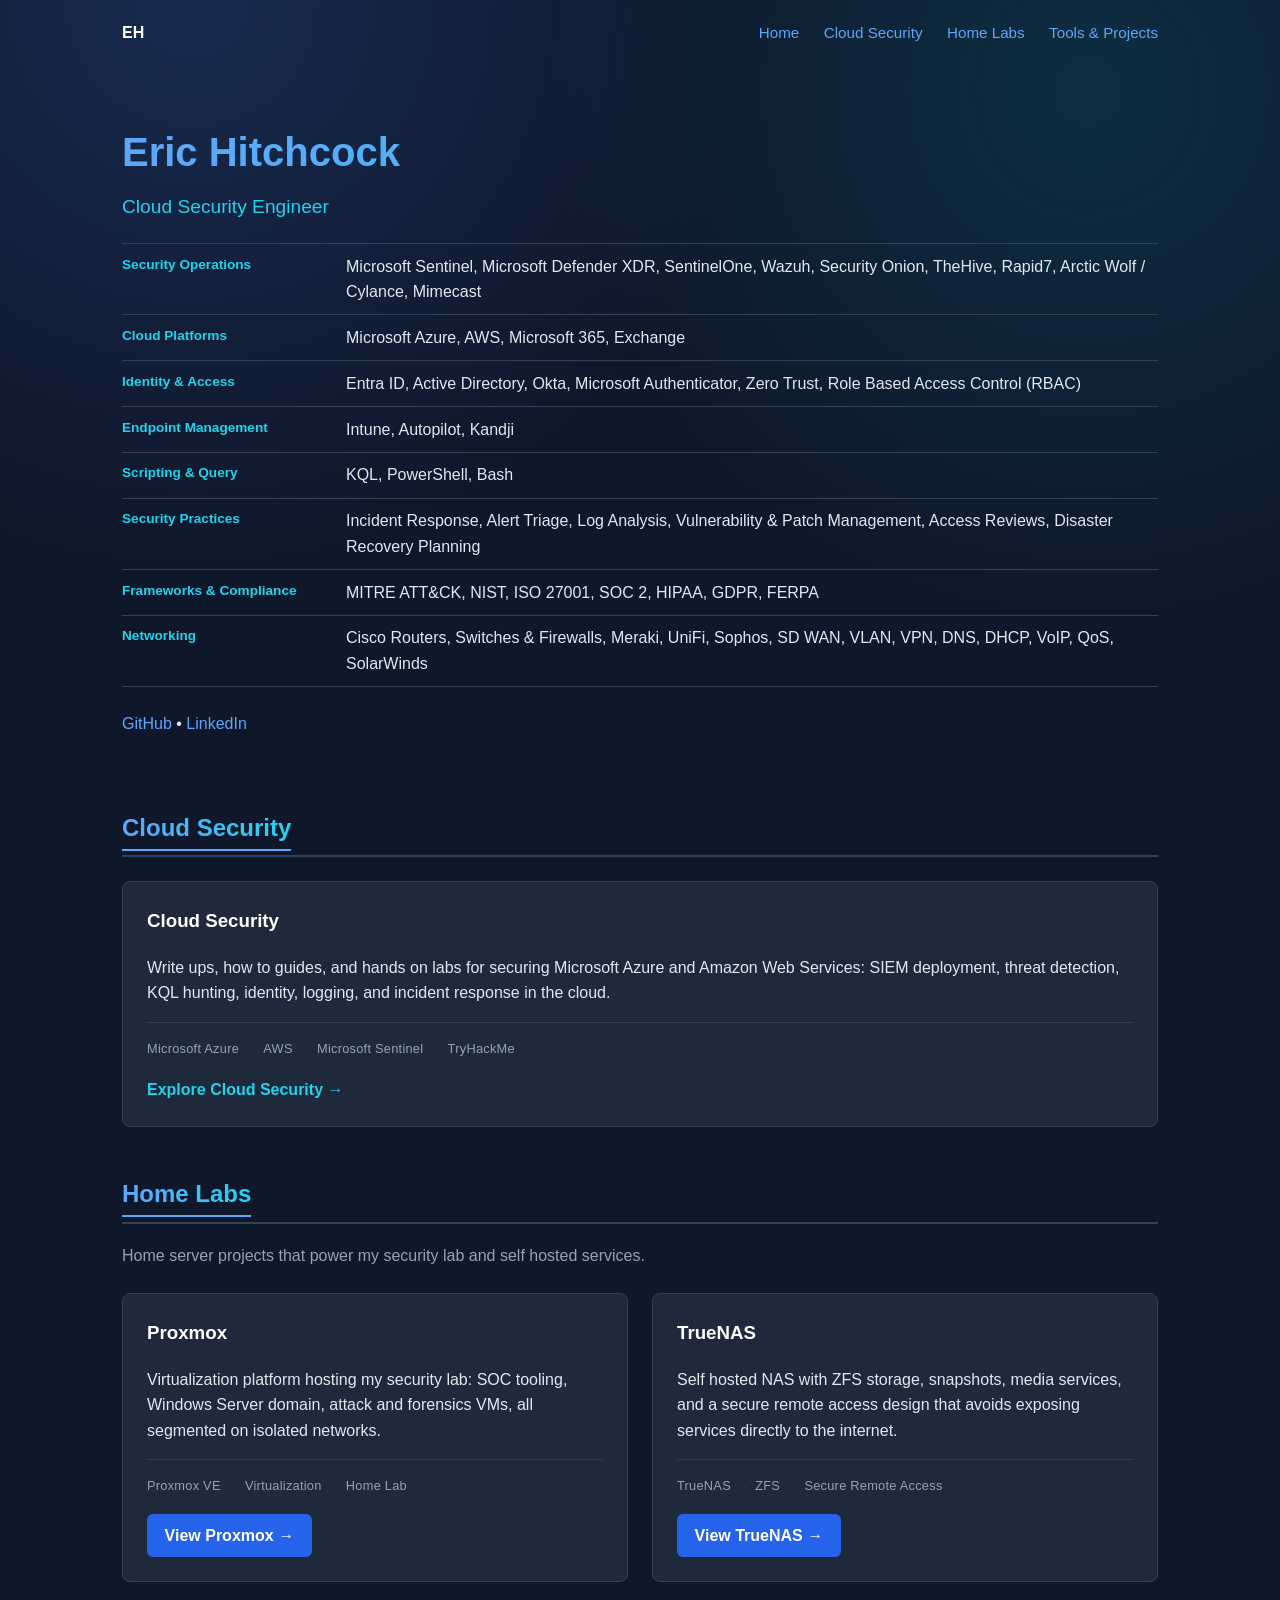
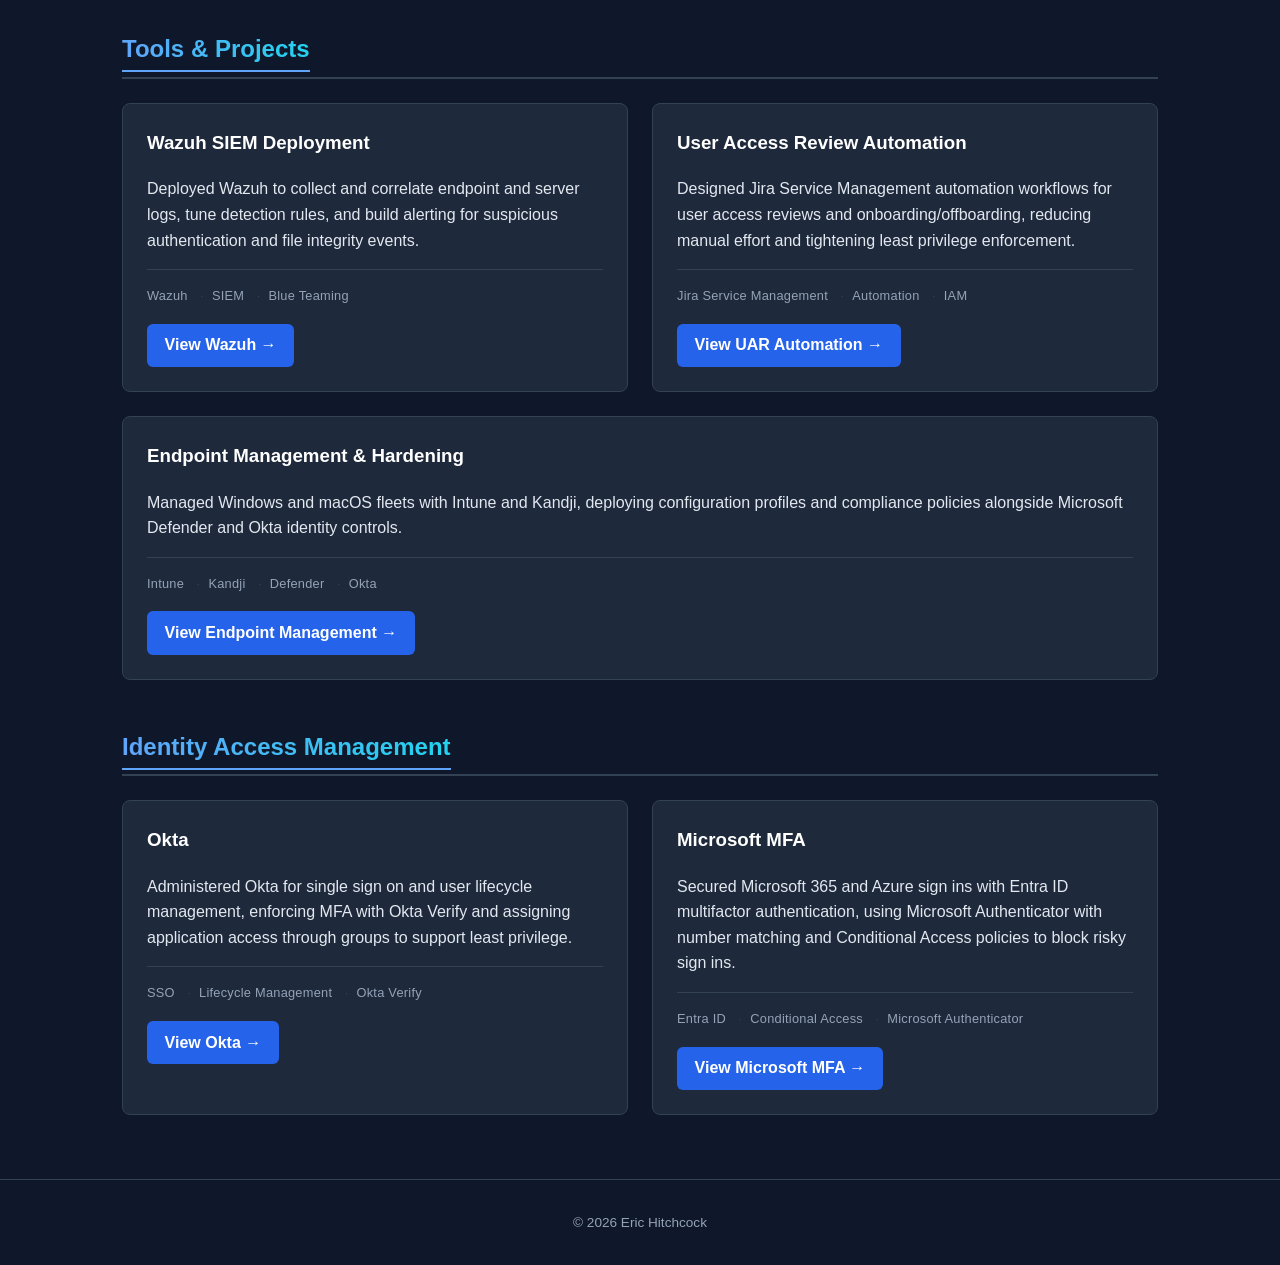
<file: index.html>
<!DOCTYPE html>
<html lang="en">
<head>
    <meta charset="UTF-8">
    <meta name="viewport" content="width=device-width, initial-scale=1.0">
    <title>Eric Hitchcock | Cybersecurity Portfolio</title>
    <link rel="stylesheet" href="css/style.css">
</head>
<body>

    <nav>
        <span class="brand">EH</span>
        <div class="nav-links">
            <a href="index.html">Home</a>
            <a href="cloud-security.html">Cloud Security</a>
            <a href="index.html#home-labs">Home Labs</a>
            <a href="index.html#tools-projects">Tools &amp; Projects</a>
        </div>
    </nav>

    <header>
        <h1>Eric Hitchcock</h1>
        <p class="subtitle">Cloud Security Engineer</p>
        <dl class="skills">
            <div class="skill-row">
                <dt>Security Operations</dt>
                <dd>Microsoft Sentinel, Microsoft Defender XDR, SentinelOne, Wazuh, Security Onion, TheHive, Rapid7, Arctic Wolf / Cylance, Mimecast</dd>
            </div>
            <div class="skill-row">
                <dt>Cloud Platforms</dt>
                <dd>Microsoft Azure, AWS, Microsoft 365, Exchange</dd>
            </div>
            <div class="skill-row">
                <dt>Identity &amp; Access</dt>
                <dd>Entra ID, Active Directory, Okta, Microsoft Authenticator, Zero Trust, Role Based Access Control (RBAC)</dd>
            </div>
            <div class="skill-row">
                <dt>Endpoint Management</dt>
                <dd>Intune, Autopilot, Kandji</dd>
            </div>
            <div class="skill-row">
                <dt>Scripting &amp; Query</dt>
                <dd>KQL, PowerShell, Bash</dd>
            </div>
            <div class="skill-row">
                <dt>Security Practices</dt>
                <dd>Incident Response, Alert Triage, Log Analysis, Vulnerability &amp; Patch Management, Access Reviews, Disaster Recovery Planning</dd>
            </div>
            <div class="skill-row">
                <dt>Frameworks &amp; Compliance</dt>
                <dd>MITRE ATT&amp;CK, NIST, ISO 27001, SOC 2, HIPAA, GDPR, FERPA</dd>
            </div>
            <div class="skill-row">
                <dt>Networking</dt>
                <dd>Cisco Routers, Switches &amp; Firewalls, Meraki, UniFi, Sophos, SD WAN, VLAN, VPN, DNS, DHCP, VoIP, QoS, SolarWinds</dd>
            </div>
        </dl>
        <div class="links">
            <a href="https://github.com/ehitchcock70" target="_blank">GitHub</a> &bull;
            <a href="https://www.linkedin.com/in/eric-hitchcock/" target="_blank">LinkedIn</a>
        </div>
    </header>

    <main>
        <h2 class="section-title"><span>Cloud Security</span></h2>
        <div class="grid">
            <a class="card wide" href="cloud-security.html">
                <h3>Cloud Security</h3>
                <p>Write ups, how to guides, and hands on labs for securing Microsoft Azure and Amazon Web Services: SIEM deployment, threat detection, KQL hunting, identity, logging, and incident response in the cloud.</p>
                <div>
                    <span class="tag">Microsoft Azure</span>
                    <span class="tag">AWS</span>
                    <span class="tag">Microsoft Sentinel</span>
                    <span class="tag cyan">TryHackMe</span>
                </div>
                <span class="more">Explore Cloud Security &rarr;</span>
            </a>
        </div>

        <h2 class="section-title" id="home-labs"><span>Home Labs</span></h2>
        <p class="section-intro">Home server projects that power my security lab and self hosted services.</p>
        <div class="grid">
            <div class="card">
                <h3>Proxmox</h3>
                <p>Virtualization platform hosting my security lab: SOC tooling, Windows Server domain, attack and forensics VMs, all segmented on isolated networks.</p>
                <div>
                    <span class="tag">Proxmox VE</span>
                    <span class="tag">Virtualization</span>
                    <span class="tag cyan">Home Lab</span>
                </div>
                <a class="btn" href="proxmox.html">View Proxmox &rarr;</a>
            </div>

            <div class="card">
                <h3>TrueNAS</h3>
                <p>Self hosted NAS with ZFS storage, snapshots, media services, and a secure remote access design that avoids exposing services directly to the internet.</p>
                <div>
                    <span class="tag">TrueNAS</span>
                    <span class="tag">ZFS</span>
                    <span class="tag cyan">Secure Remote Access</span>
                </div>
                <a class="btn" href="truenas.html">View TrueNAS &rarr;</a>
            </div>
        </div>

        <h2 class="section-title" id="tools-projects"><span>Tools &amp; Projects</span></h2>
        <div class="grid">
            <div class="card">
                <h3>Wazuh SIEM Deployment</h3>
                <p>Deployed Wazuh to collect and correlate endpoint and server logs, tune detection rules, and build alerting for suspicious authentication and file integrity events.</p>
                <div>
                    <span class="tag">Wazuh</span>
                    <span class="tag">SIEM</span>
                    <span class="tag cyan">Blue Teaming</span>
                </div>
                <a class="btn" href="wazuh.html">View Wazuh &rarr;</a>
            </div>

            <div class="card">
                <h3>User Access Review Automation</h3>
                <p>Designed Jira Service Management automation workflows for user access reviews and onboarding/offboarding, reducing manual effort and tightening least privilege enforcement.</p>
                <div>
                    <span class="tag">Jira Service Management</span>
                    <span class="tag">Automation</span>
                    <span class="tag cyan">IAM</span>
                </div>
                <a class="btn" href="uar-automation.html">View UAR Automation &rarr;</a>
            </div>

            <div class="card wide">
                <h3>Endpoint Management &amp; Hardening</h3>
                <p>Managed Windows and macOS fleets with Intune and Kandji, deploying configuration profiles and compliance policies alongside Microsoft Defender and Okta identity controls.</p>
                <div>
                    <span class="tag">Intune</span>
                    <span class="tag">Kandji</span>
                    <span class="tag">Defender</span>
                    <span class="tag cyan">Okta</span>
                </div>
                <a class="btn" href="endpoint-management.html">View Endpoint Management &rarr;</a>
            </div>
        </div>

        <h2 class="section-title"><span>Identity Access Management</span></h2>
        <div class="grid">
            <div class="card">
                <h3>Okta</h3>
                <p>Administered Okta for single sign on and user lifecycle management, enforcing MFA with Okta Verify and assigning application access through groups to support least privilege.</p>
                <div>
                    <span class="tag">SSO</span>
                    <span class="tag">Lifecycle Management</span>
                    <span class="tag cyan">Okta Verify</span>
                </div>
                <a class="btn" href="okta.html">View Okta &rarr;</a>
            </div>

            <div class="card">
                <h3>Microsoft MFA</h3>
                <p>Secured Microsoft 365 and Azure sign ins with Entra ID multifactor authentication, using Microsoft Authenticator with number matching and Conditional Access policies to block risky sign ins.</p>
                <div>
                    <span class="tag">Entra ID</span>
                    <span class="tag">Conditional Access</span>
                    <span class="tag cyan">Microsoft Authenticator</span>
                </div>
                <a class="btn" href="microsoft-mfa.html">View Microsoft MFA &rarr;</a>
            </div>
        </div>
    </main>

    <footer>&copy; 2026 Eric Hitchcock</footer>

</body>
</html>
</file>
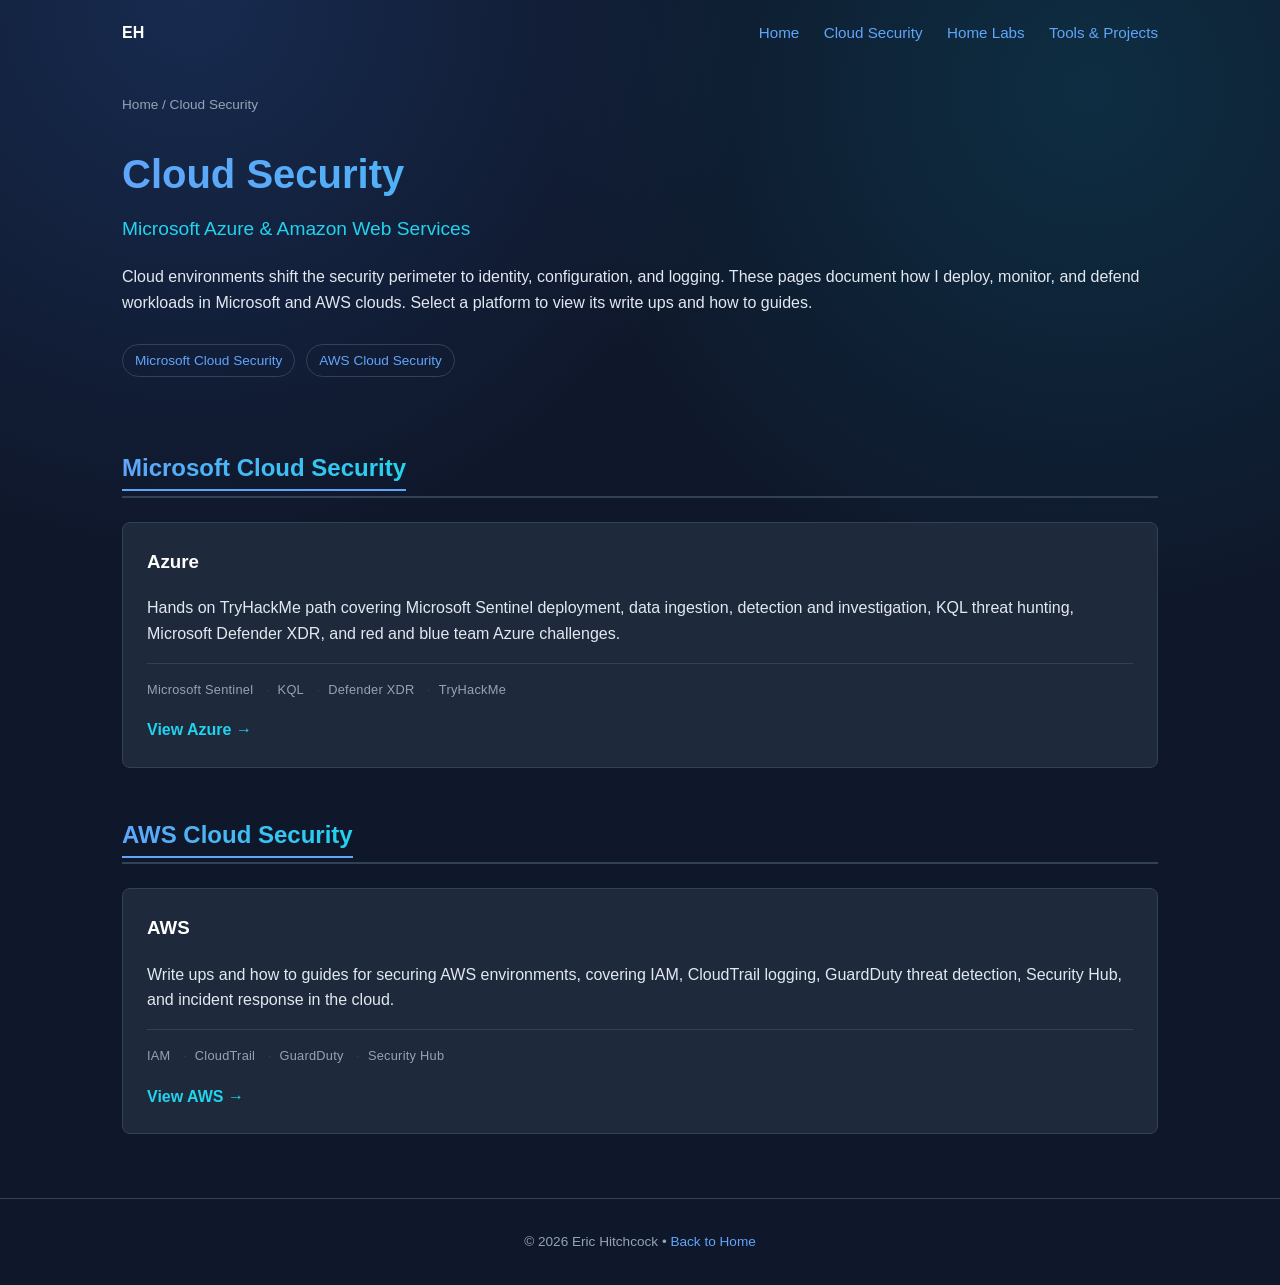
<file: cloud-security.html>
<!DOCTYPE html>
<html lang="en">
<head>
    <meta charset="UTF-8">
    <meta name="viewport" content="width=device-width, initial-scale=1.0">
    <title>Cloud Security | Eric Hitchcock</title>
    <link rel="stylesheet" href="css/style.css">
</head>
<body>

    <nav>
        <span class="brand">EH</span>
        <div class="nav-links">
            <a href="index.html">Home</a>
            <a href="cloud-security.html">Cloud Security</a>
            <a href="index.html#home-labs">Home Labs</a>
            <a href="index.html#tools-projects">Tools &amp; Projects</a>
        </div>
    </nav>

    <header>
        <div class="breadcrumb"><a href="index.html">Home</a> / Cloud Security</div>
        <h1>Cloud Security</h1>
        <p class="subtitle">Microsoft Azure &amp; Amazon Web Services</p>
        <p>Cloud environments shift the security perimeter to identity, configuration, and logging. These pages document how I deploy, monitor, and defend workloads in Microsoft and AWS clouds. Select a platform to view its write ups and how to guides.</p>

        <div class="toc">
            <a href="#microsoft">Microsoft Cloud Security</a>
            <a href="#aws">AWS Cloud Security</a>
        </div>
    </header>

    <main>
        <h2 class="section-title" id="microsoft"><span>Microsoft Cloud Security</span></h2>
        <div class="grid">
            <a class="card wide" href="azure-cloud-security.html">
                <h3>Azure</h3>
                <p>Hands on TryHackMe path covering Microsoft Sentinel deployment, data ingestion, detection and investigation, KQL threat hunting, Microsoft Defender XDR, and red and blue team Azure challenges.</p>
                <div>
                    <span class="tag">Microsoft Sentinel</span>
                    <span class="tag">KQL</span>
                    <span class="tag">Defender XDR</span>
                    <span class="tag cyan">TryHackMe</span>
                </div>
                <span class="more">View Azure &rarr;</span>
            </a>
        </div>

        <h2 class="section-title" id="aws"><span>AWS Cloud Security</span></h2>
        <div class="grid">
            <a class="card wide" href="aws-cloud-security.html">
                <h3>AWS</h3>
                <p>Write ups and how to guides for securing AWS environments, covering IAM, CloudTrail logging, GuardDuty threat detection, Security Hub, and incident response in the cloud.</p>
                <div>
                    <span class="tag">IAM</span>
                    <span class="tag">CloudTrail</span>
                    <span class="tag">GuardDuty</span>
                    <span class="tag cyan">Security Hub</span>
                </div>
                <span class="more">View AWS &rarr;</span>
            </a>
        </div>
    </main>

    <footer>&copy; 2026 Eric Hitchcock &bull; <a href="index.html">Back to Home</a></footer>

</body>
</html>
</file>
<file: css/style.css>
/* =========================================================
   Eric Hitchcock | Cybersecurity Portfolio
   Shared stylesheet for every page
   Color scheme: Blowfish (slate neutral, blue primary, cyan secondary)
   ========================================================= */

/* ---------- 1. Theme variables ---------- */
:root {
    /* Blowfish palette */
    --neutral-900: #0f172a;
    --neutral-800: #1e293b;
    --neutral-700: #334155;
    --neutral-400: #94a3b8;
    --neutral-200: #e2e8f0;
    --primary-400: #60a5fa;
    --primary-500: #3b82f6;
    --primary-600: #2563eb;
    --secondary-400: #22d3ee;
    --secondary-500: #06b6d4;
    --danger-400: #f87171;
    --warning-400: #fbbf24;

    /* Roles */
    --bg-color: var(--neutral-900);
    --text-color: var(--neutral-200);
    --muted-color: var(--neutral-400);
    --accent-color: var(--primary-400);
    --accent-2: var(--secondary-400);
    --card-bg: var(--neutral-800);
    --border-color: var(--neutral-700);
    --title-gradient: linear-gradient(90deg, var(--primary-400), var(--secondary-400));

    /* Layout: change this one value to make every page wider or narrower */
    --page-width: 1100px;
    --gutter: 2rem;

    --font-body: -apple-system, BlinkMacSystemFont, "Segoe UI", Roboto, Helvetica, Arial, sans-serif;
    --font-mono: "Cascadia Code", Consolas, "Courier New", monospace;
}

/* ---------- 2. Base ---------- */
* { box-sizing: border-box; }

body {
    font-family: var(--font-body);
    background-color: var(--bg-color);
    background-image:
        radial-gradient(circle at 15% 0%, rgba(59, 130, 246, 0.18), transparent 40%),
        radial-gradient(circle at 85% 10%, rgba(6, 182, 212, 0.14), transparent 40%);
    background-attachment: fixed;
    color: var(--text-color);
    line-height: 1.6;
    margin: 0;
    padding: 0;
}

a { color: var(--accent-color); text-decoration: none; }
a:hover { text-decoration: underline; }

code {
    font-family: var(--font-mono);
    color: var(--secondary-400);
}
p code, li code, td code {
    background: rgba(34, 211, 238, 0.10);
    padding: 0.05rem 0.35rem;
    border-radius: 4px;
}
pre {
    background: var(--neutral-900);
    border: 1px solid var(--border-color);
    border-left: 3px solid var(--accent-color);
    border-radius: 6px;
    padding: 0.9rem 1rem;
    overflow-x: auto;
    font-size: 0.85rem;
    line-height: 1.5;
}

/* ---------- 3. Page layout ---------- */
nav,
header,
main {
    max-width: var(--page-width);
    margin: 0 auto;
}
nav {
    padding: 1.25rem var(--gutter) 0;
    display: flex;
    justify-content: space-between;
    align-items: center;
    flex-wrap: wrap;
    gap: 0.75rem;
}
nav .brand { color: #fff; font-weight: 700; }
nav .nav-links a { margin-left: 1.25rem; font-size: 0.95rem; }

header { padding: 3rem var(--gutter) 1.5rem; }
main { padding: 0 var(--gutter) 4rem; }

footer {
    text-align: center;
    color: var(--muted-color);
    font-size: 0.85rem;
    padding: 2rem;
    border-top: 1px solid var(--border-color);
}

@media (max-width: 600px) {
    :root { --gutter: 1rem; }
    nav .nav-links a { margin-left: 0; margin-right: 1rem; }
}

/* ---------- 4. Headings ---------- */
h1 {
    margin-bottom: 0.5rem;
    font-size: 2.5rem;
    background: var(--title-gradient);
    -webkit-background-clip: text;
    background-clip: text;
    color: transparent;
}
.subtitle {
    color: var(--accent-2);
    font-size: 1.2rem;
    margin-top: 0;
    font-weight: 500;
}
.section-title {
    color: #fff;
    border-bottom: 2px solid var(--border-color);
    padding-bottom: 0.5rem;
    margin-top: 3rem;
}
.section-title span {
    border-bottom: 2px solid var(--accent-color);
    padding-bottom: 0.5rem;
    background: var(--title-gradient);
    -webkit-background-clip: text;
    background-clip: text;
    color: transparent;
}
.section-intro { color: var(--muted-color); }

.breadcrumb {
    font-size: 0.85rem;
    color: var(--muted-color);
    margin-bottom: 0.5rem;
}
.breadcrumb a { color: var(--muted-color); }
.breadcrumb a:hover { color: var(--accent-color); }

.links { margin-top: 1.5rem; }
.skills {
    margin: 1.25rem 0 0;
    border-top: 1px solid var(--border-color);
}
.skill-row {
    display: grid;
    grid-template-columns: 1fr;
    gap: 0.15rem;
    padding: 0.6rem 0;
    border-bottom: 1px solid var(--border-color);
}
@media (min-width: 700px) {
    .skill-row { grid-template-columns: 13rem 1fr; gap: 1rem; }
}
.skill-row dt {
    color: var(--accent-2);
    font-size: 0.85rem;
    font-weight: 600;
}
.skill-row dd { margin: 0; color: var(--text-color); }

/* ---------- 5. Grid and cards ---------- */
.grid {
    display: grid;
    grid-template-columns: 1fr;
    gap: 1.5rem;
    margin-top: 1.5rem;
}
@media (min-width: 600px) {
    .grid { grid-template-columns: 1fr 1fr; }
}

.card {
    background-color: var(--card-bg);
    border: 1px solid var(--border-color);
    border-radius: 8px;
    padding: 1.5rem;
    transition: transform 0.2s, border-color 0.2s;
}
/* Static cards stay still; only clickable cards react to hover */
a.card:hover,
.card:has(a.btn):hover {
    transform: translateY(-4px);
    border-color: var(--accent-color);
}
.card.wide { grid-column: 1 / -1; }
.card h3 { margin-top: 0; color: #fff; }
.card h4 {
    color: var(--accent-2);
    margin: 1.25rem 0 0.4rem;
    font-size: 0.95rem;
    text-transform: uppercase;
    letter-spacing: 0.04em;
}
.card ol,
.card ul { padding-left: 1.2rem; margin: 0.4rem 0; }
.card li { margin-bottom: 0.35rem; }

/* Whole card is a link */
a.card {
    display: block;
    color: inherit;
    text-decoration: none;
}
a.card:hover { text-decoration: none; }
a.card .more {
    display: inline-block;
    margin-top: 1rem;
    color: var(--accent-2);
    font-weight: 600;
}

/* ---------- 6. Tags and buttons ---------- */
/* Tags are plain text labels, not buttons: no fill, no border, one muted color */
.tag {
    display: inline;
    background: none;
    padding: 0;
    margin: 0;
    border: 0;
    color: var(--muted-color);
    font-size: 0.8rem;
    letter-spacing: 0.02em;
    cursor: default;
}
.tag.cyan { color: var(--muted-color); }
.tag + .tag::before {
    content: "\00B7";
    margin: 0 0.5rem;
    color: var(--border-color);
}
.card > div:has(> .tag) {
    margin-top: 1rem;
    padding-top: 0.75rem;
    border-top: 1px solid var(--border-color);
}
.btn {
    display: inline-block;
    margin-top: 1rem;
    padding: 0.55rem 1.1rem;
    border-radius: 6px;
    background: var(--primary-600);
    color: #fff;
    font-weight: 600;
    transition: background 0.2s;
}
.btn:hover { background: var(--primary-500); text-decoration: none; }

/* ---------- 7. Stats and page index ---------- */
.stats {
    display: grid;
    grid-template-columns: repeat(2, 1fr);
    gap: 1rem;
    margin-top: 1.5rem;
}
@media (min-width: 600px) {
    .stats { grid-template-columns: repeat(4, 1fr); }
}
.stat {
    background: var(--card-bg);
    border: 1px solid var(--border-color);
    border-radius: 8px;
    padding: 1rem;
    text-align: center;
}
.stat .num {
    font-size: 1.8rem;
    font-weight: 700;
    color: var(--accent-color);
}
.stat .label { font-size: 0.85rem; color: var(--muted-color); }

.toc { margin-top: 1.5rem; }
.toc a {
    display: inline-block;
    margin: 0.3rem 0.4rem 0 0;
    padding: 0.3rem 0.75rem;
    border: 1px solid var(--border-color);
    border-radius: 999px;
    font-size: 0.85rem;
    transition: border-color 0.2s;
}
.toc a:hover { border-color: var(--accent-color); text-decoration: none; }

/* ---------- 8. Tables ---------- */
table {
    width: 100%;
    border-collapse: collapse;
    font-size: 0.85rem;
    margin-top: 0.5rem;
}
th, td {
    text-align: left;
    padding: 0.45rem 0.5rem;
    border-bottom: 1px solid var(--border-color);
}
th { color: var(--accent-2); font-weight: 600; }

/* ---------- 9. Diagrams ---------- */
/* Two zone diagram (Proxmox, Endpoint Management) */
.diagram {
    display: grid;
    grid-template-columns: 1fr;
    gap: 1rem;
    margin-top: 1rem;
}
@media (min-width: 600px) {
    .diagram { grid-template-columns: 1fr 1fr; }
}
.zone {
    border: 1px dashed var(--border-color);
    border-radius: 8px;
    padding: 1rem;
}
.zone.lan { border-color: var(--primary-500); }
.zone.lab { border-color: var(--secondary-500); }
.zone .zone-title {
    font-weight: 700;
    font-size: 0.9rem;
    margin-bottom: 0.6rem;
}
.zone.lan .zone-title { color: var(--primary-400); }
.zone.lab .zone-title { color: var(--secondary-400); }
.vm {
    background: var(--neutral-900);
    border: 1px solid var(--border-color);
    border-radius: 6px;
    padding: 0.4rem 0.7rem;
    margin-bottom: 0.5rem;
    font-size: 0.85rem;
}
.host-bar {
    text-align: center;
    background: rgba(37, 99, 235, 0.18);
    border: 1px solid var(--primary-600);
    border-radius: 6px;
    padding: 0.5rem;
    font-weight: 600;
    color: #fff;
}

/* Step flow (arrows) */
.flow {
    display: flex;
    flex-direction: column;
    align-items: stretch;
    gap: 0.5rem;
    margin-top: 1rem;
}
@media (min-width: 600px) {
    .flow { flex-direction: row; align-items: center; }
}
.flow .step {
    flex: 1;
    background: var(--neutral-900);
    border: 1px solid var(--border-color);
    border-radius: 6px;
    padding: 0.6rem 0.4rem;
    text-align: center;
    font-size: 0.85rem;
}
.flow .step strong { display: block; color: #fff; }
.flow .step.secure,
.flow .step.key { border-color: var(--secondary-500); }
.flow .arrow { color: var(--accent-2); text-align: center; font-weight: 700; }
.blocked-note {
    margin-top: 0.75rem;
    font-size: 0.85rem;
    color: var(--muted-color);
    border-left: 3px solid var(--danger-400);
    padding-left: 0.6rem;
}

/* Strength bars */
.bar-row { margin: 0.6rem 0; }
.bar-label {
    display: flex;
    justify-content: space-between;
    font-size: 0.85rem;
    margin-bottom: 0.25rem;
}
.bar-label span:last-child { color: var(--muted-color); }
.bar-track {
    background: var(--neutral-900);
    border: 1px solid var(--border-color);
    border-radius: 999px;
    height: 0.7rem;
    overflow: hidden;
}
.bar-fill {
    height: 100%;
    border-radius: 999px;
    background: linear-gradient(90deg, var(--primary-500), var(--secondary-400));
}
.bar-fill.weak { background: var(--danger-400); }
.bar-fill.mid { background: var(--warning-400); }
.w-25 { width: 25%; }
.w-55 { width: 55%; }
.w-75 { width: 75%; }
.w-95 { width: 95%; }
.w-100 { width: 100%; }

/* ---------- 10. Screenshots and notes ---------- */
.shots {
    display: grid;
    grid-template-columns: 1fr;
    gap: 1.5rem;
    margin-top: 1.5rem;
}
@media (min-width: 700px) {
    .shots { grid-template-columns: 1fr 1fr; }
}
.shot {
    margin: 0;
    background: var(--card-bg);
    border: 1px solid var(--border-color);
    border-radius: 8px;
    overflow: hidden;
    transition: border-color 0.2s;
}
.shot:hover { border-color: var(--accent-color); }
.shot.full { grid-column: 1 / -1; }
.shot a { display: block; }
.shot img {
    display: block;
    width: 100%;
    height: auto;
    border-bottom: 1px solid var(--border-color);
}
.shot .placeholder {
    display: none;
    align-items: center;
    justify-content: center;
    text-align: center;
    min-height: 240px;
    padding: 1rem;
    border-bottom: 1px dashed var(--border-color);
    color: var(--muted-color);
    font-size: 0.8rem;
    background: var(--neutral-900);
}
.shot.missing a { display: none; }
.shot.missing .placeholder { display: flex; }
.shot figcaption { padding: 0.9rem 1.1rem; font-size: 0.9rem; }
.shot figcaption strong { display: block; color: #fff; }
.shot figcaption span { color: var(--muted-color); font-size: 0.85rem; }
.shot figcaption p { margin: 0.5rem 0 0; }

.notes-card {
    background: var(--card-bg);
    border: 1px solid var(--border-color);
    border-left: 3px solid var(--accent-2);
    border-radius: 8px;
    padding: 1.5rem 1.75rem;
    margin-top: 1.5rem;
}
.notes-card h3 { margin-top: 0; color: #fff; }
.notes-card h4 { color: var(--accent-2); margin: 1.25rem 0 0.4rem; }
.notes-card ul,
.notes-card ol { padding-left: 1.2rem; margin: 0.4rem 0; }
.notes-card li { margin-bottom: 0.35rem; }
</file>
